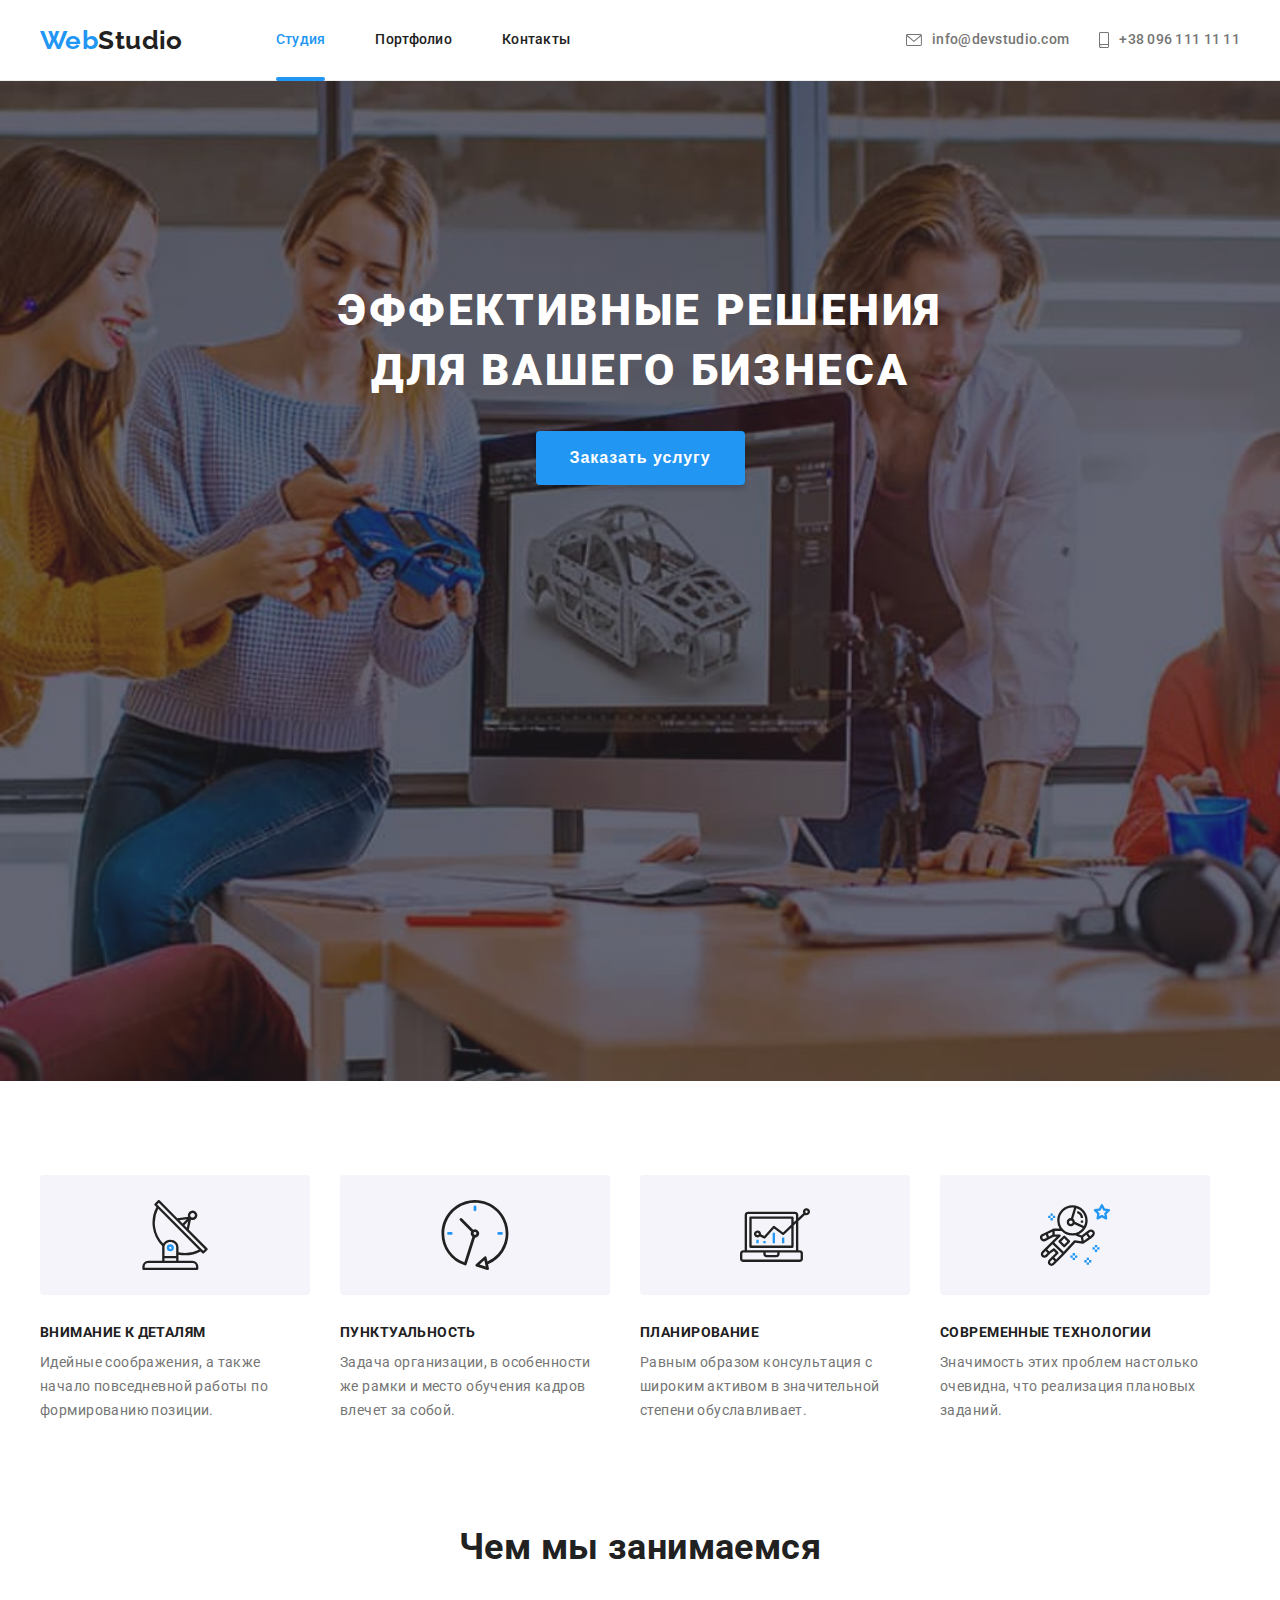
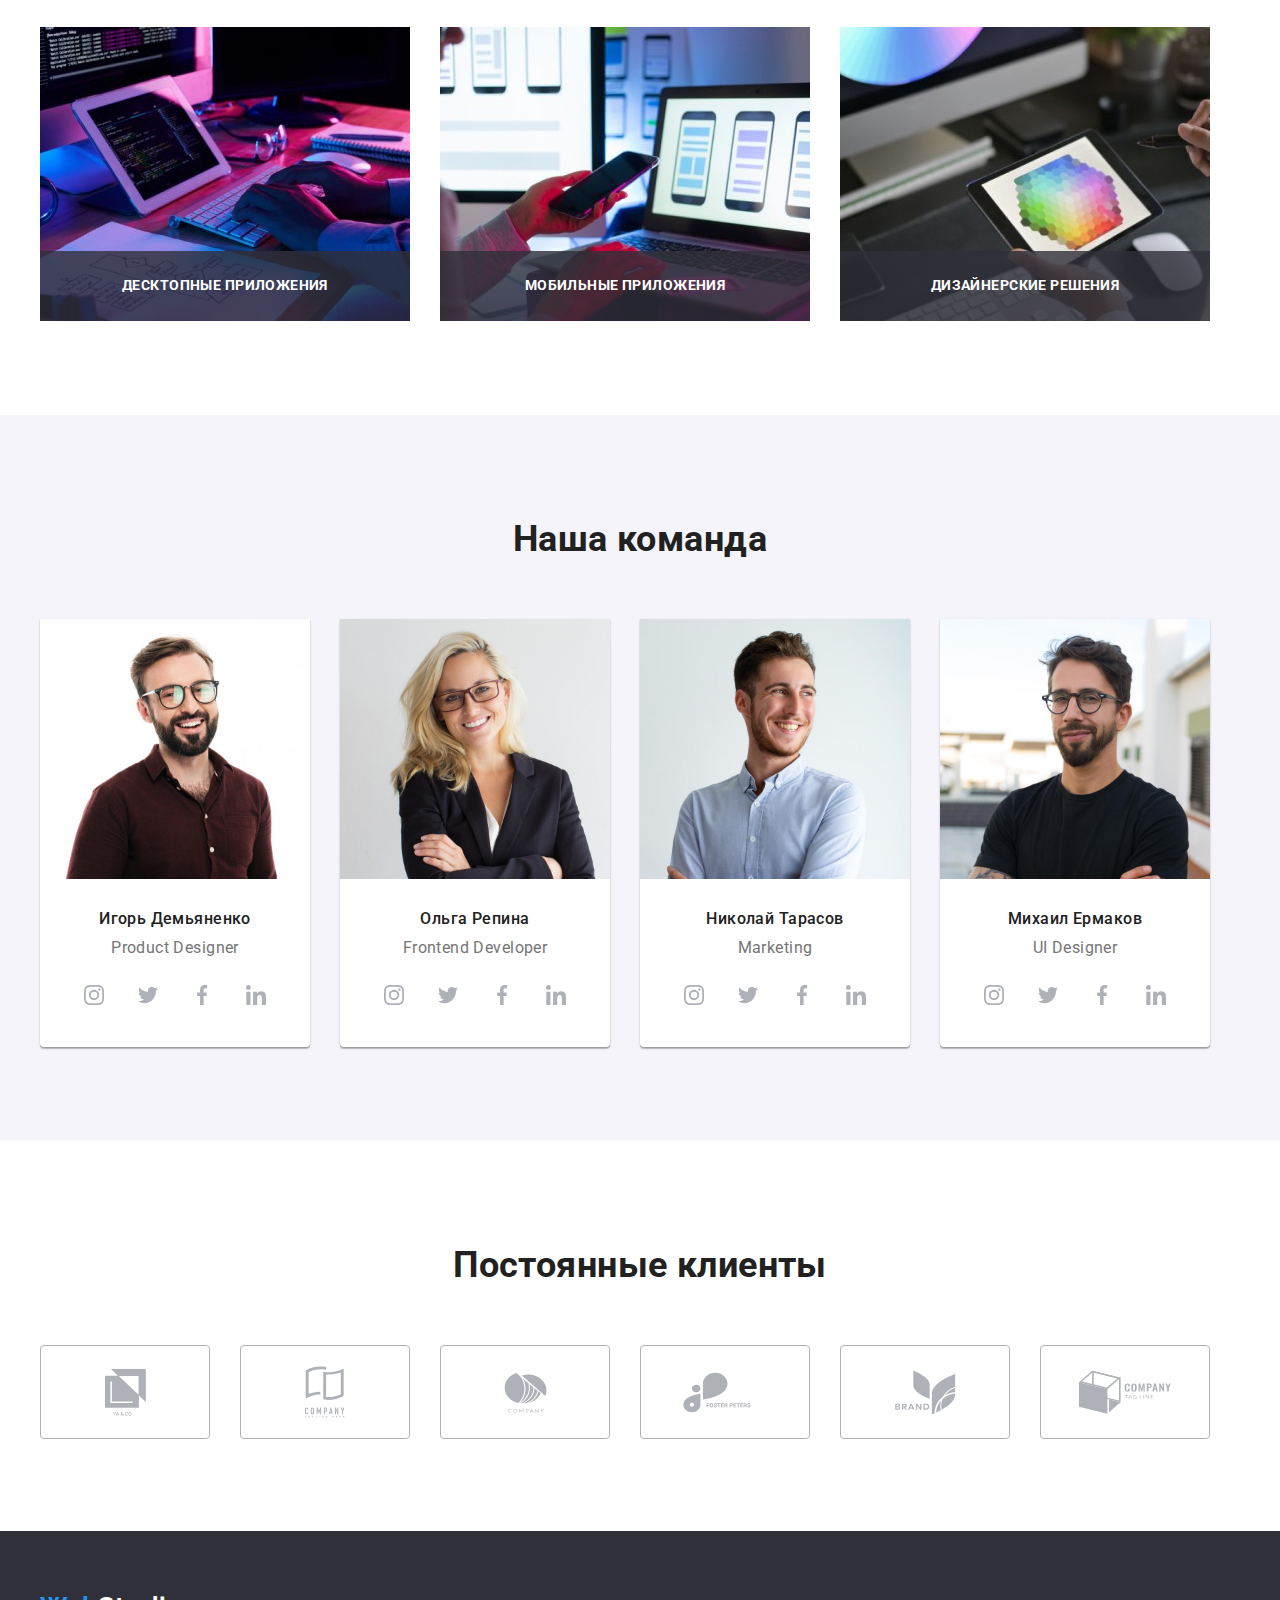
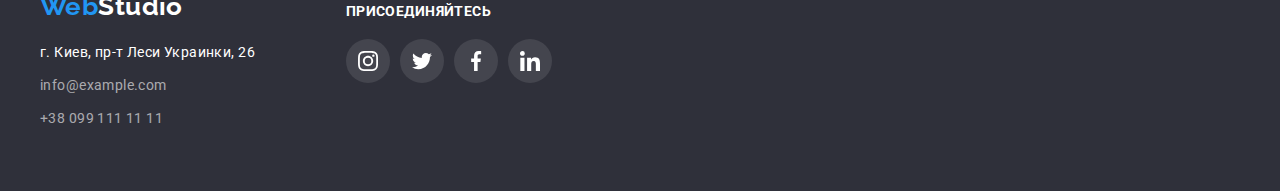
<file: index.html>
<!DOCTYPE html>
<html lang="ru">
  <head>
    <meta charset="UTF-8" />
    <meta http-equiv="X-UA-Compatible" content="IE=edge" />
    <meta name="viewport" content="width=device-width, initial-scale=1.0" />
    <title>WebStudio</title>
    <link rel="preconnect" href="https://fonts.gstatic.com" />
    <link
      href="https://fonts.googleapis.com/css2?family=Raleway:wght@700&family=Roboto:wght@400;500;700;900&display=swap"
      rel="stylesheet"
    />
    <link
      rel="stylesheet"
      href="https://cdnjs.cloudflare.com/ajax/libs/modern-normalize/1.0.0/modern-normalize.min.css"
      integrity="sha512-ISS7cAi1PEhQ8jnbJpJZMd29NlhNj4AWYyLOSp2CE/CsHxTCu+r+t0D2yoJudVrd0/8fTVPUVDzY5Tvli75u/g=="
      crossorigin="anonymous"
    />
    <link rel="stylesheet" href="./css/styles.css" />
  </head>
  <body>
    <header>
      <div class="container">
        <nav class="header-nav">
          <!-- logo -->
          <a class="logo" href="./index.html" lang="en"
            ><span>Web</span>Studio</a
          >
          <ul class="link-list">
            <li class="item">
              <a class="link current" href="./index.html">Студия</a>
            </li>
            <li class="item">
              <a class="link" href="./portfolio.html">Портфолио</a>
            </li>
            <li class="item"><a class="link" href="">Контакты</a></li>
          </ul>
        </nav>
        <!-- contacts -->
        <ul class="header-contacts">
          <li class="item">
            <a class="link" href="mailto:info@devstudio.com">
              <svg class="contacts-icon" width="16" height="12">
                <use href="./images/icons.svg#envelope"></use>
              </svg>
              info@devstudio.com</a
            >
          </li>
          <li class="item">
            <a class="link" href="tel:+380961111111">
              <svg class="contacts-icon" width="10" height="16">
                <use href="./images/icons.svg#smartphone"></use>
              </svg>
              +38 096 111 11 11</a
            >
          </li>
        </ul>
      </div>
    </header>

    <!-- main content -->
    <main>
      <!-- hero-section -->
      <section class="hero">
        <div class="hero-bg">
          <h1 class="hero-title">
            Эффективные решения<br />для вашего бизнеса
          </h1>
          <button class="btn hero-btn" type="button" data-modal-open>
            Заказать услугу
          </button>
        </div>
      </section>

      <!-- our features -->
      <section class="section features">
        <div class="container">
          <h2 class="visually-hidden">Наши особенности</h2>
          <ul class="features-list">
            <li class="feature">
              <div class="thumb">
                <svg class="feature-icon">
                  <use href="./images/icons.svg#antenna"></use>
                </svg>
              </div>
              <h3 class="feature-title">Внимание к деталям</h3>
              <p class="feature-text">
                Идейные соображения, а также начало повседневной работы по
                формированию позиции.
              </p>
            </li>
            <li class="feature icon-clock">
              <div class="thumb">
                <svg class="feature-icon">
                  <use href="./images/icons.svg#clock"></use>
                </svg>
              </div>
              <h3 class="feature-title">Пунктуальность</h3>
              <p class="feature-text">
                Задача организации, в особенности же рамки и место обучения
                кадров влечет за собой.
              </p>
            </li>
            <li class="feature icon-diagram">
              <div class="thumb">
                <svg class="feature-icon">
                  <use href="./images/icons.svg#diagram"></use>
                </svg>
              </div>
              <h3 class="feature-title">Планирование</h3>
              <p class="feature-text">
                Равным образом консультация с широким активом в значительной
                степени обуславливает.
              </p>
            </li>
            <li class="feature icon-astronaut">
              <div class="thumb">
                <svg class="feature-icon">
                  <use href="./images/icons.svg#astronaut"></use>
                </svg>
              </div>
              <h3 class="feature-title">Современные технологии</h3>
              <p class="feature-text">
                Значимость этих проблем настолько очевидна, что реализация
                плановых заданий.
              </p>
            </li>
          </ul>
        </div>
      </section>

      <!-- what we do -->
      <section class="section work">
        <div class="container">
          <h2 class="section-title">Чем мы занимаемся</h2>
          <ul class="works-list">
            <li class="works-list-item">
              <img
                src="./images/what-we-do/what-we-do-1.jpg"
                alt="Десктопные приложения"
                width="370"
              />
              <p class="works-list-title">Десктопные приложения</p>
            </li>
            <li class="works-list-item">
              <img
                src="./images/what-we-do/what-we-do-2.jpg"
                alt="Мобильные приложения"
                width="370"
              />
              <p class="works-list-title">Мобильные приложения</p>
            </li>
            <li class="works-list-item">
              <img
                src="./images/what-we-do/what-we-do-3.jpg"
                alt="Дизайнерские решения"
                width="370"
              />
              <p class="works-list-title">Дизайнерские решения</p>
            </li>
          </ul>
        </div>
      </section>

      <!-- our team -->
      <section class="section members">
        <div class="container">
          <h2 class="section-title">Наша команда</h2>
          <ul class="members-list">
            <li class="member-card">
              <img
                class="member-photo"
                src="./images/our-team/our-team-1.jpg"
                alt="фото Игоря Демьяненко"
                width="270"
              />
              <h3 class="member-name">Игорь Демьяненко</h3>
              <p lang="en" class="member-function">Product Designer</p>
              <ul class="social-links-list">
                <li>
                  <a href="" class="social-link">
                    <svg class="social-link-icon" width="20" height="20">
                      <use href="./images/icons.svg#instagram"></use>
                    </svg>
                  </a>
                </li>
                <li>
                  <a href="" class="social-link">
                    <svg class="social-link-icon" width="20" height="20">
                      <use href="./images/icons.svg#twitter"></use>
                    </svg>
                  </a>
                </li>
                <li>
                  <a href="" class="social-link">
                    <svg class="social-link-icon" width="20" height="20">
                      <use href="./images/icons.svg#facebook"></use>
                    </svg>
                  </a>
                </li>
                <li>
                  <a href="" class="social-link">
                    <svg class="social-link-icon" width="20" height="20">
                      <use href="./images/icons.svg#linkedin"></use>
                    </svg>
                  </a>
                </li>
              </ul>
            </li>
            <li class="member-card">
              <img
                class="member-photo"
                src="./images/our-team/our-team-2.jpg"
                alt="фото Ольги Репиной"
                width="270"
              />
              <h3 class="member-name">Ольга Репина</h3>
              <p lang="en" class="member-function">Frontend Developer</p>
              <ul class="social-links-list">
                <li>
                  <a href="" class="social-link">
                    <svg class="social-link-icon" width="20" height="20">
                      <use href="./images/icons.svg#instagram"></use>
                    </svg>
                  </a>
                </li>
                <li>
                  <a href="" class="social-link">
                    <svg class="social-link-icon" width="20" height="20">
                      <use href="./images/icons.svg#twitter"></use>
                    </svg>
                  </a>
                </li>
                <li>
                  <a href="" class="social-link">
                    <svg class="social-link-icon" width="20" height="20">
                      <use href="./images/icons.svg#facebook"></use>
                    </svg>
                  </a>
                </li>
                <li>
                  <a href="" class="social-link">
                    <svg class="social-link-icon" width="20" height="20">
                      <use href="./images/icons.svg#linkedin"></use>
                    </svg>
                  </a>
                </li>
              </ul>
            </li>
            <li class="member-card">
              <img
                class="member-photo"
                src="./images/our-team/our-team-3.jpg"
                alt="фото Николая Тарасова"
                width="270"
              />
              <h3 class="member-name">Николай Тарасов</h3>
              <p lang="en" class="member-function">Marketing</p>
              <ul class="social-links-list">
                <li>
                  <a href="" class="social-link">
                    <svg class="social-link-icon" width="20" height="20">
                      <use href="./images/icons.svg#instagram"></use>
                    </svg>
                  </a>
                </li>
                <li>
                  <a href="" class="social-link">
                    <svg class="social-link-icon" width="20" height="20">
                      <use href="./images/icons.svg#twitter"></use>
                    </svg>
                  </a>
                </li>
                <li>
                  <a href="" class="social-link">
                    <svg class="social-link-icon" width="20" height="20">
                      <use href="./images/icons.svg#facebook"></use>
                    </svg>
                  </a>
                </li>
                <li>
                  <a href="" class="social-link">
                    <svg class="social-link-icon" width="20" height="20">
                      <use href="./images/icons.svg#linkedin"></use>
                    </svg>
                  </a>
                </li>
              </ul>
            </li>
            <li class="member-card">
              <img
                class="member-photo"
                src="./images/our-team/our-team-4.jpg"
                alt="фото Михаила Ермакова"
                width="270"
              />
              <h3 class="member-name">Михаил Ермаков</h3>
              <p class="member-function" lang="en">UI Designer</p>
              <ul class="social-links-list">
                <li>
                  <a href="" class="social-link">
                    <svg class="social-link-icon" width="20" height="20">
                      <use href="./images/icons.svg#instagram"></use>
                    </svg>
                  </a>
                </li>
                <li>
                  <a href="" class="social-link">
                    <svg class="social-link-icon" width="20" height="20">
                      <use href="./images/icons.svg#twitter"></use>
                    </svg>
                  </a>
                </li>
                <li>
                  <a href="" class="social-link">
                    <svg class="social-link-icon" width="20" height="20">
                      <use href="./images/icons.svg#facebook"></use>
                    </svg>
                  </a>
                </li>
                <li>
                  <a href="" class="social-link">
                    <svg class="social-link-icon" width="20" height="20">
                      <use href="./images/icons.svg#linkedin"></use>
                    </svg>
                  </a>
                </li>
              </ul>
            </li>
          </ul>
        </div>
      </section>

      <!-- our clients -->
      <section class="section clients">
        <div class="container">
          <h2 class="section-title">Постоянные клиенты</h2>
          <ul class="clients-list">
            <li class="client-item">
              <a href="" class="client-link">
                <svg class="client-icon" width="41" height="47">
                  <use href="./images/icons.svg#client-1"></use>
                </svg>
              </a>
            </li>
            <li class="client-item">
              <a href="" class="client-link">
                <svg class="client-icon" width="40" height="52">
                  <use href="./images/icons.svg#client-2"></use>
                </svg>
              </a>
            </li>
            <li class="client-item">
              <a href="" class="client-link">
                <svg class="client-icon" width="43" height="41">
                  <use href="./images/icons.svg#client-3"></use>
                </svg>
              </a>
            </li>
            <li class="client-item">
              <a href="" class="client-link">
                <svg class="client-icon" width="84" height="41">
                  <use href="./images/icons.svg#client-4"></use>
                </svg>
              </a>
            </li>
            <li class="client-item">
              <a href="" class="client-link">
                <svg class="client-icon" width="63" height="45">
                  <use href="./images/icons.svg#client-5"></use>
                </svg>
              </a>
            </li>
            <li class="client-item">
              <a href="" class="client-link">
                <svg class="client-icon" width="94" height="44">
                  <use href="./images/icons.svg#client-6"></use>
                </svg>
              </a>
            </li>
          </ul>
        </div>
      </section>
    </main>

    <footer>
      <div class="container">
        <div class="wrapper">
          <div class="addresses">
            <!-- logo -->
            <a class="logo" href="./index.html" lang="en"
              ><span>Web</span>Studio</a
            >
            <!-- our contacts -->
            <address>
              <ul class="contacts-list">
                <li>
                  <a
                    class="link contact-map"
                    href="https://goo.gl/maps/neQX7SjU9CnfQopdA"
                    target="_blank"
                    rel="noreferrer noopener"
                  >
                    г. Киев, пр-т Леси Украинки, 26
                  </a>
                </li>
                <li>
                  <a class="link contact-email" href="mailto:info@example.com">
                    info@example.com
                  </a>
                </li>
                <li>
                  <a class="link contact-phone" href="tel:+380991111111">
                    +38 099 111 11 11
                  </a>
                </li>
              </ul>
            </address>
          </div>
          <div class="social">
            <p class="social-title">Присоединяйтесь</p>
            <ul class="social-links-list">
              <li>
                <a href="" class="social-link">
                  <svg class="social-link-icon" width="20" height="20">
                    <use href="./images/icons.svg#instagram"></use>
                  </svg>
                </a>
              </li>
              <li>
                <a href="" class="social-link">
                  <svg class="social-link-icon" width="20" height="20">
                    <use href="./images/icons.svg#twitter"></use>
                  </svg>
                </a>
              </li>
              <li>
                <a href="" class="social-link">
                  <svg class="social-link-icon" width="20" height="20">
                    <use href="./images/icons.svg#facebook"></use>
                  </svg>
                </a>
              </li>
              <li>
                <a href="" class="social-link">
                  <svg class="social-link-icon" width="20" height="20">
                    <use href="./images/icons.svg#linkedin"></use>
                  </svg>
                </a>
              </li>
            </ul>
          </div>
        </div>
      </div>
    </footer>

    <!-- modal window -->
    <div class="backdrop is-hidden" data-modal>
      <div class="modal">
        <button class="modal-close-btn" type="button" data-modal-close>
          <svg class="close-icon" width="11" height="11">
            <use href="./images/icons.svg#close"></use>
          </svg>
        </button>
      </div>
    </div>

    <script src="./js/modal.js"></script>
  </body>
</html>
</file>
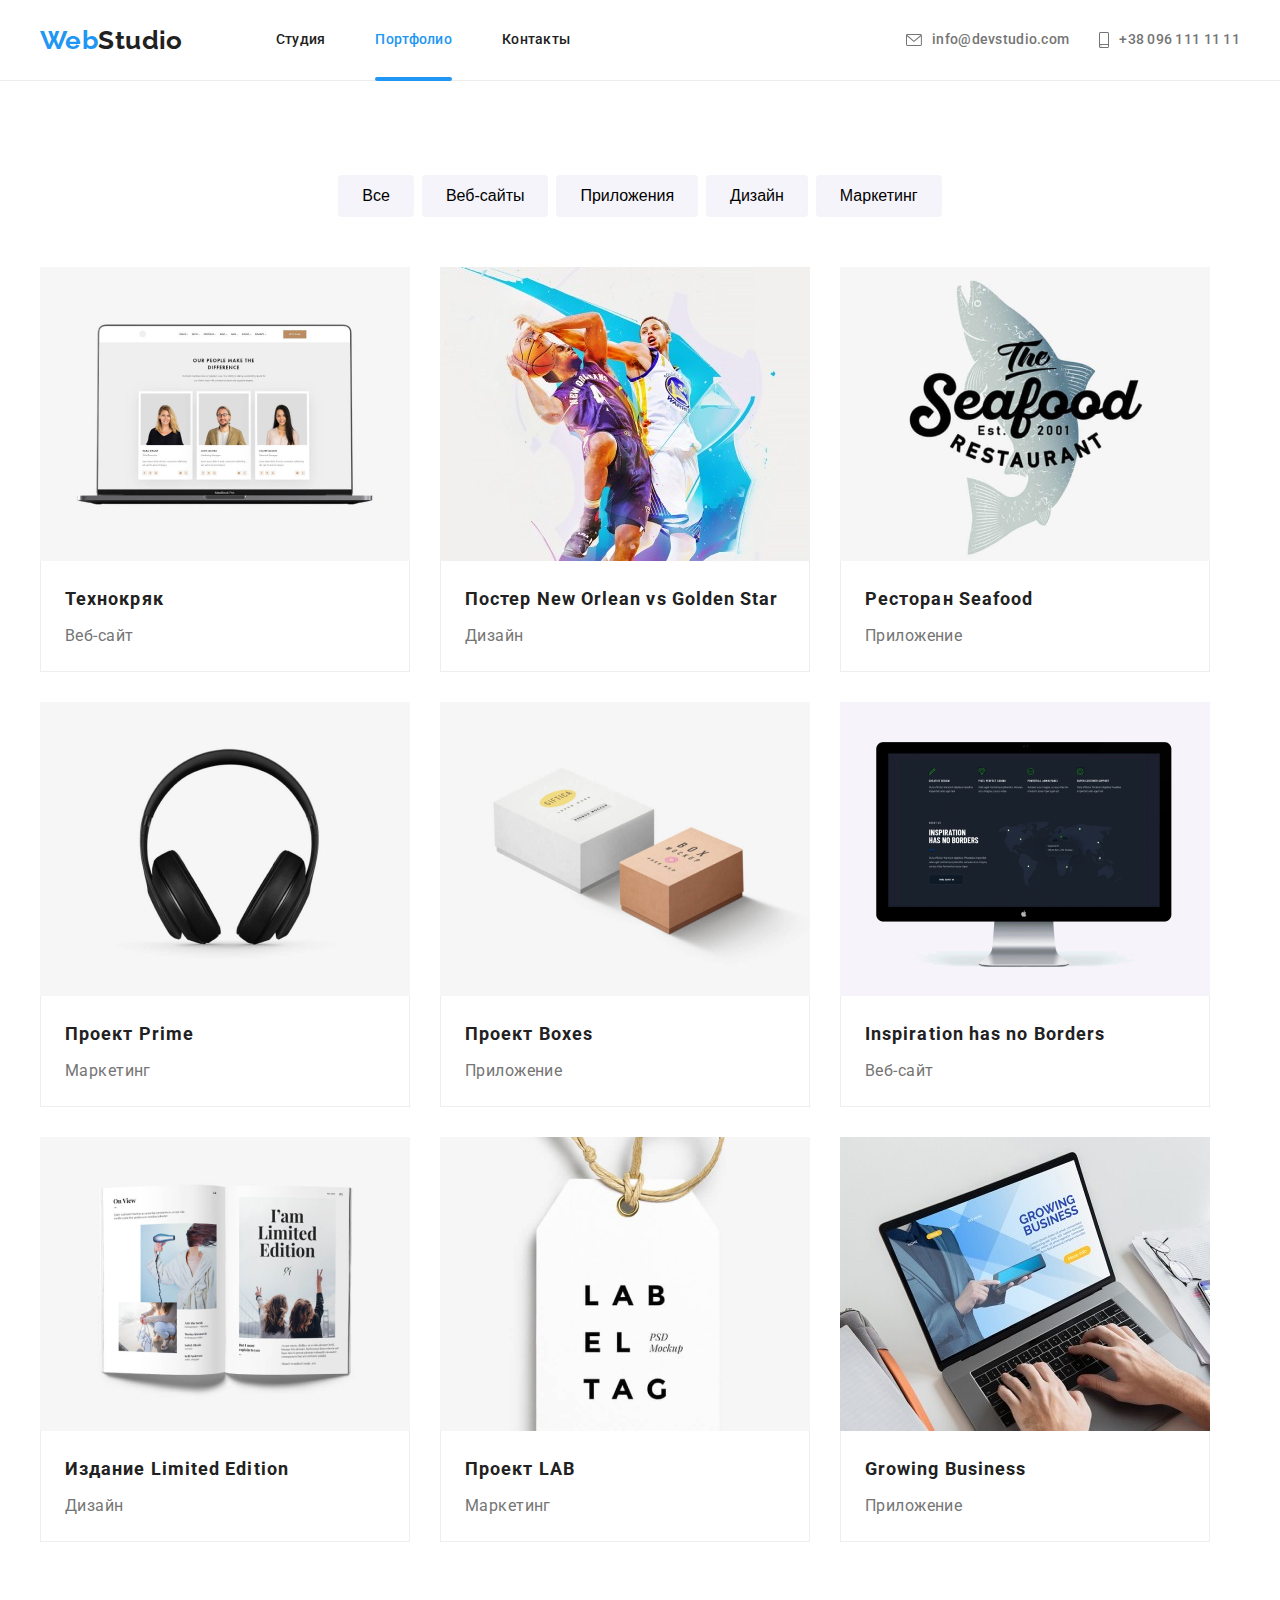
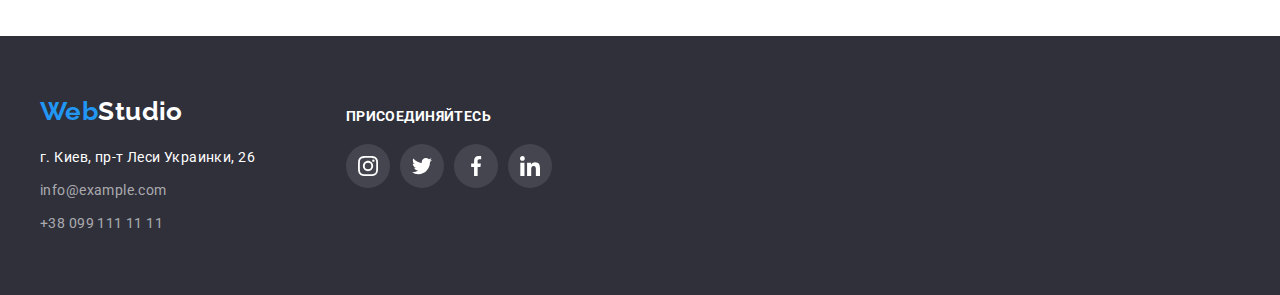
<file: portfolio.html>
<!DOCTYPE html>
<html lang="ru">
  <head>
    <meta charset="UTF-8" />
    <meta http-equiv="X-UA-Compatible" content="IE=edge" />
    <meta name="viewport" content="width=device-width, initial-scale=1.0" />
    <title>WebStudio</title>
    <link rel="preconnect" href="https://fonts.gstatic.com" />
    <link
      href="https://fonts.googleapis.com/css2?family=Raleway:wght@700&family=Roboto:wght@400;500;700;900&display=swap"
      rel="stylesheet"
    />
    <link
      rel="stylesheet"
      href="https://cdnjs.cloudflare.com/ajax/libs/modern-normalize/1.0.0/modern-normalize.min.css"
      integrity="sha512-ISS7cAi1PEhQ8jnbJpJZMd29NlhNj4AWYyLOSp2CE/CsHxTCu+r+t0D2yoJudVrd0/8fTVPUVDzY5Tvli75u/g=="
      crossorigin="anonymous"
    />
    <link rel="stylesheet" href="./css/styles.css" />
  </head>
  <body>
    <header>
      <div class="container">
        <nav class="header-nav">
          <!-- logo -->
          <a class="logo" href="./index.html" lang="en"
            ><span>Web</span>Studio</a
          >
          <ul class="link-list">
            <li class="item">
              <a class="link" href="./index.html">Студия</a>
            </li>
            <li class="item">
              <a class="link current" href="./portfolio.html">Портфолио</a>
            </li>
            <li class="item"><a class="link" href="">Контакты</a></li>
          </ul>
        </nav>
        <!-- contacts -->
        <ul class="header-contacts">
          <li class="item">
            <a class="link" href="mailto:info@devstudio.com">
              <svg class="contacts-icon" width="16" height="12">
                <use href="./images/icons.svg#envelope"></use>
              </svg>
              info@devstudio.com</a
            >
          </li>
          <li class="item">
            <a class="link" href="tel:+380961111111">
              <svg class="contacts-icon" width="10" height="16">
                <use href="./images/icons.svg#smartphone"></use>
              </svg>
              +38 096 111 11 11</a
            >
          </li>
        </ul>
      </div>
    </header>

    <!-- main content -->
    <main>
      <!-- our works -->
      <section class="section portfolio">
        <div class="container">
          <h1 class="visually-hidden">Наши работы</h1>

          <ul class="filter">
            <!-- сейчас фильтр кнопками, а будут радиобаттоны -->
            <li class="item">
              <button class="btn filter-button" type="button">Все</button>
            </li>
            <li class="item">
              <button class="btn filter-button" type="button">Веб-сайты</button>
            </li>
            <li class="item">
              <button class="btn filter-button" type="button">
                Приложения
              </button>
            </li>
            <li class="item">
              <button class="btn filter-button" type="button">Дизайн</button>
            </li>
            <li class="item">
              <button class="btn filter-button" type="button">Маркетинг</button>
            </li>
          </ul>

          <ul class="gallery">
            <li class="gallery-item">
              <a class="card" href="">
                <div class="box">
                  <img
                    class="card-image"
                    src="./images/portfolio/portfolio-1.jpg"
                    alt="фото веб-сайта Технокряк"
                    width="370"
                  />
                  <p class="card-overlay">
                    Технокряк это современная площадка распространения
                    коронавируса. Компании используют эту платформу для
                    цифрового шпионажа и атак на защищённые сервера конкурентов.
                  </p>
                </div>
                <div class="card-title">
                  <h2 class="card-name">Технокряк</h2>
                  <p class="card-text">Веб-сайт</p>
                </div>
              </a>
            </li>
            <li class="gallery-item">
              <a class="card" href="">
                <div class="box">
                  <img
                    class="card-image"
                    src="./images/portfolio/portfolio-2.jpg"
                    alt="фото постера"
                    width="370"
                  />
                  <p class="card-overlay">
                    Технокряк это современная площадка распространения
                    коронавируса. Компании используют эту платформу для
                    цифрового шпионажа и атак на защищённые сервера конкурентов.
                    Lorem ipsum dolor sit, amet consectetur adipisicing elit.
                    Incidunt, provident? Vel tempora deleniti animi? Nostrum
                    quidem, autem, dolores suscipit perferendis quam aperiam
                    nobis eligendi aspernatur corrupti sapiente doloremque minus
                    eaque.
                  </p>
                </div>
                <div class="card-title">
                  <h2 class="card-name">
                    Постер <span lang="en">New Orlean vs Golden Star</span>
                  </h2>
                  <p class="card-text">Дизайн</p>
                </div>
              </a>
            </li>
            <li class="gallery-item">
              <a class="card" href="">
                <div class="box">
                  <img
                    class="card-image"
                    src="./images/portfolio/portfolio-3.jpg"
                    alt="фото логотипа ресторана"
                    width="370"
                  />
                  <p class="card-overlay">
                    Технокряк это современная площадка распространения
                    коронавируса. Компании используют эту платформу для
                    цифрового шпионажа и атак на защищённые сервера конкурентов.
                    Lorem ipsum dolor sit amet consectetur adipisicing elit.
                    Error necessitatibus quasi suscipit ex nulla dignissimos
                    itaque totam natus, magni quia qui assumenda tenetur iusto
                    delectus animi enim dolor, saepe aliquam.
                  </p>
                </div>
                <div class="card-title">
                  <h2 class="card-name">
                    Ресторан <span lang="en">Seafood</span>
                  </h2>
                  <p class="card-text">Приложение</p>
                </div>
              </a>
            </li>
            <li class="gallery-item">
              <a class="card" href="">
                <div class="box">
                  <img
                    class="card-image"
                    src="./images/portfolio/portfolio-4.jpg"
                    alt="фото с наушниками"
                    width="370"
                  />
                  <p class="card-overlay">
                    Технокряк это современная площадка распространения
                    коронавируса. Компании используют эту платформу для
                    цифрового шпионажа и атак на защищённые сервера конкурентов.
                  </p>
                </div>
                <div class="card-title">
                  <h2 class="card-name">Проект <span lang="en">Prime</span></h2>
                  <p class="card-text">Маркетинг</p>
                </div>
              </a>
            </li>
            <li class="gallery-item">
              <a class="card" href="">
                <div class="box">
                  <img
                    class="card-image"
                    src="./images/portfolio/portfolio-5.jpg"
                    alt="фото с коробочками"
                    width="370"
                  />
                  <p class="card-overlay">
                    Технокряк это современная площадка распространения
                    коронавируса. Компании используют эту платформу для
                    цифрового шпионажа и атак на защищённые сервера конкурентов.
                  </p>
                </div>
                <div class="card-title">
                  <h2 class="card-name">Проект <span lang="en">Boxes</span></h2>
                  <p class="card-text">Приложение</p>
                </div>
              </a>
            </li>
            <li class="gallery-item">
              <a class="card" href="">
                <div class="box">
                  <img
                    class="card-image"
                    src="./images/portfolio/portfolio-6.jpg"
                    alt="фото веб-сайта"
                    width="370"
                  />
                  <p class="card-overlay">
                    Технокряк это современная площадка распространения
                    коронавируса. Компании используют эту платформу для
                    цифрового шпионажа и атак на защищённые сервера конкурентов.
                  </p>
                </div>
                <div class="card-title">
                  <h2 class="card-name">
                    <span lang="en">Inspiration has no Borders</span>
                  </h2>
                  <p class="card-text">Веб-сайт</p>
                </div>
              </a>
            </li>
            <li class="gallery-item">
              <a class="card" href="">
                <div class="box">
                  <img
                    class="card-image"
                    src="./images/portfolio/portfolio-7.jpg"
                    alt="фото развёрнутой книги"
                    width="370"
                  />
                  <p class="card-overlay">
                    Технокряк это современная площадка распространения
                    коронавируса. Компании используют эту платформу для
                    цифрового шпионажа и атак на защищённые сервера конкурентов.
                  </p>
                </div>
                <div class="card-title">
                  <h2 class="card-name">
                    Издание <span lang="en">Limited Edition</span>
                  </h2>
                  <p class="card-text">Дизайн</p>
                </div>
              </a>
            </li>
            <li class="gallery-item">
              <a class="card" href="">
                <div class="box">
                  <img
                    class="card-image"
                    src="./images/portfolio/portfolio-8.jpg"
                    alt="фото бирки"
                    width="370"
                  />
                  <p class="card-overlay">
                    Технокряк это современная площадка распространения
                    коронавируса. Компании используют эту платформу для
                    цифрового шпионажа и атак на защищённые сервера конкурентов.
                  </p>
                </div>
                <div class="card-title">
                  <h2 class="card-name">Проект LAB</h2>
                  <p class="card-text">Маркетинг</p>
                </div>
              </a>
            </li>
            <li class="gallery-item">
              <a class="card" href="">
                <div class="box">
                  <img
                    class="card-image"
                    src="./images/portfolio/portfolio-9.jpg"
                    alt="фото приложения"
                    width="370"
                  />
                  <p class="card-overlay">
                    Технокряк это современная площадка распространения
                    коронавируса. Компании используют эту платформу для
                    цифрового шпионажа и атак на защищённые сервера конкурентов.
                  </p>
                </div>
                <div class="card-title">
                  <h2 class="card-name">
                    <span lang="en">Growing Business</span>
                  </h2>
                  <p class="card-text">Приложение</p>
                </div>
              </a>
            </li>
          </ul>
        </div>
        <!-- /container -->
      </section>
    </main>

    <footer>
      <div class="container">
        <div class="wrapper">
          <div class="addresses">
            <!-- logo -->
            <a class="logo" href="./index.html" lang="en"
              ><span>Web</span>Studio</a
            >
            <!-- our contacts -->
            <address>
              <ul class="contacts-list">
                <li>
                  <a
                    class="link contact-map"
                    href="https://goo.gl/maps/neQX7SjU9CnfQopdA"
                    target="_blank"
                    rel="noreferrer noopener"
                  >
                    г. Киев, пр-т Леси Украинки, 26
                  </a>
                </li>
                <li>
                  <a class="link contact-email" href="mailto:info@example.com">
                    info@example.com
                  </a>
                </li>
                <li>
                  <a class="link contact-phone" href="tel:+380991111111">
                    +38 099 111 11 11
                  </a>
                </li>
              </ul>
            </address>
          </div>
          <div class="social">
            <p class="social-title">Присоединяйтесь</p>
            <ul class="social-links-list">
              <li>
                <a href="" class="social-link">
                  <svg class="social-link-icon" width="20" height="20">
                    <use href="./images/icons.svg#instagram"></use>
                  </svg>
                </a>
              </li>
              <li>
                <a href="" class="social-link">
                  <svg class="social-link-icon" width="20" height="20">
                    <use href="./images/icons.svg#twitter"></use>
                  </svg>
                </a>
              </li>
              <li>
                <a href="" class="social-link">
                  <svg class="social-link-icon" width="20" height="20">
                    <use href="./images/icons.svg#facebook"></use>
                  </svg>
                </a>
              </li>
              <li>
                <a href="" class="social-link">
                  <svg class="social-link-icon" width="20" height="20">
                    <use href="./images/icons.svg#linkedin"></use>
                  </svg>
                </a>
              </li>
            </ul>
          </div>
        </div>
      </div>
    </footer>
  </body>
</html>
</file>
<file: css/styles.css>
:root {
  --main-color: #212121;
  --second-color: #757575;
  --accent-color: #2196f3;
  --white-color: #fff;
  --bg-dark: #2f303a;
  --btn-hover: #188ce8;
  --bg-our-team: #f5f4fa;
  --bg-filter-btn: #f5f4fa;
  --brd-card-title: #eeeeee;
  --icon-color: #afb1b8;
  --timing-function: cubic-bezier(0.4, 0, 0.2, 1);
  --trans-duration: 250ms;
}

/*========== common =========== */
body {
  margin: 0;

  font-family: Roboto, sans-serif;
  font-size: 14px;
  color: var(--main-color);
  letter-spacing: 0.03em;

  background-color: var(--white-color);
}

ul {
  list-style: none;
  margin-top: 0;
  margin-bottom: 0;
  padding-left: 0;
}

h1,
h2,
h3,
h4,
h5,
h6,
p {
  margin-top: 0;
  margin-bottom: 0;
}

a {
  text-decoration: none;
}

img {
  display: block;
}

.container {
  margin-left: auto;
  margin-right: auto;
  padding-left: 15px;
  padding-right: 15px;
  width: 1200px;
}

.btn {
  border-radius: 4px;
  padding: 6px 22px;
  cursor: pointer;
  border-color: transparent;
}

.section {
  padding-top: 94px;
  padding-bottom: 94px;
}

.section-title {
  margin-bottom: 50px;

  font-size: 36px;
  line-height: 1.67;
  text-align: center;
}

.visually-hidden:not(:focus):not(:active) {
  position: absolute;

  width: 1px;
  height: 1px;
  margin: -1px;
  border: 0;
  padding: 0;

  white-space: nowrap;
  clip-path: inset(100%);
  clip: rect(0 0 0 0);
  overflow: hidden;
}

/* =========== Logo =============== */
.logo {
  display: block;
  margin-right: 93px;

  font-family: 'Raleway', sans-serif;
  font-weight: 700;
  font-size: 26px;
  color: var(--main-color);

  transform: scale(1);
  transition: transform var(--trans-duration) var(--timing-function);
}

.logo span {
  color: var(--accent-color);
}

.logo:hover,
.logo:focus {
  transform: scale(1.2);
}

/* ============== header ============= */
header {
  border-bottom: 1px solid #ececec;
}

header .container {
  display: flex;
  align-items: center;
}

.header-nav {
  display: flex;
  align-items: center;
}

.header-nav .link-list {
  display: flex;
  align-items: center;
}

.link-list .item:not(:last-child) {
  margin-right: 50px;
}

.link-list .current::after {
  content: '';
  position: absolute;
  display: block;
  bottom: -1px;
  left: 0;
  width: 100%;
  height: 4px;
  border-radius: 2px;
  background-color: var(--accent-color);
}

.link-list .link,
.header-contacts .link {
  font-size: 14px;
  font-weight: 500;
  line-height: 1.14;
  letter-spacing: 0.02em;

  padding-top: 32px;
  padding-bottom: 32px;

  transition: color var(--trans-duration) var(--timing-function);
}

.link-list .link {
  display: block;
  color: var(--main-color);
}

.header-nav .current {
  position: relative;
  color: var(--accent-color);
}

.header-contacts {
  display: flex;
  align-items: center;
  margin-left: auto;
}

.header-contacts .link {
  display: flex;
  align-items: center;

  color: var(--second-color);
}

.header-contacts .item:not(:last-child) {
  margin-right: 30px;
}

.contacts-icon {
  margin-right: 10px;
  fill: currentColor;
}

.link-list .link:focus,
.link-list .link:hover,
.header-contacts .link:focus,
.header-contacts .link:hover {
  color: var(--accent-color);
}

/* ============ hero ================ */
.hero {
  background-color: var(--bg-dark);
}

.hero .hero-bg {
  margin-left: auto;
  margin-right: auto;
  padding-top: 200px;
  padding-bottom: 200px;
  height: 600px;
  max-width: 1600px;

  background-image: linear-gradient(
      rgba(47, 48, 58, 0.4),
      rgba(47, 48, 58, 0.4)
    ),
    url('../images/hero/hero-bg.jpg');
  background-size: cover;
  background-position: center;
}

.hero-title {
  margin-bottom: 30px;

  font-size: 44px;
  font-weight: 900;
  line-height: 1.36;
  letter-spacing: 0.06em;
  text-align: center;
  text-transform: uppercase;
  color: var(--white-color);
}

.hero-btn {
  display: block;
  margin-left: auto;
  margin-right: auto;

  font-size: 16px;
  font-weight: 700;
  line-height: 1.87;
  letter-spacing: 0.06em;
  color: var(--white-color);

  background-color: var(--accent-color);
  padding: 10px 32px;
  box-shadow: 0px 4px 4px rgba(0, 0, 0, 0.15);

  transition: background-color var(--trans-duration) var(--timing-function);
}

.hero .btn:hover,
.hero .btn:focus {
  background-color: var(--btn-hover);
}

/* ============ features =============== */
.features {
  padding-bottom: 47px;
}

.features-list {
  display: flex;
}

.feature {
  max-width: 270px;
}

.features-list .feature:not(:last-child) {
  margin-right: 30px;
}

.feature .thumb {
  height: 120px;
  margin-bottom: 30px;
  border-radius: 4px;
  display: flex;
  justify-content: center;
  align-items: center;

  background-color: var(--bg-filter-btn);
}

.feature-icon {
  width: 70px;
  height: 70px;
}

.feature-title {
  margin-bottom: 10px;

  font-size: 14px;
  font-weight: 700;
  line-height: 1.14;
  text-transform: uppercase;
}

.feature-text {
  line-height: 1.71;
  color: var(--second-color);
}

/* ============== work ================== */
.work {
  padding-top: 47px;
}

/* позиционирование в сетке
 отрицательными маржинами */
.works-list {
  display: flex;
  flex-wrap: wrap;
  margin-top: -30px;
  margin-left: -30px;
}

.works-list-item {
  position: relative;
  margin-top: 30px;
  margin-left: 30px;
}

.works-list-title {
  position: absolute;
  bottom: 0;
  left: 0;

  width: 100%;
  height: 70px;
  display: flex;
  justify-content: center;
  align-items: center;

  font-weight: 700;
  line-height: 1.14;
  text-transform: uppercase;
  color: var(--white-color);

  background-color: rgba(47, 48, 58, 0.8);
}

/* ============= our team =============== */
.members {
  background-color: var(--bg-our-team);
}

.members-list {
  display: flex;
  flex-wrap: wrap;
  margin-left: -30px;
  margin-top: -30px;
}

.member-card {
  width: 270px;
  margin-left: 30px;
  margin-top: 30px;
  border-radius: 0px 0px 4px 4px;

  padding-bottom: 30px;
  background-color: var(--white-color);

  box-shadow: 0px 1px 3px rgba(0, 0, 0, 0.12), 0px 1px 1px rgba(0, 0, 0, 0.14),
    0px 2px 1px rgba(0, 0, 0, 0.2);
}

.member-photo {
  margin-bottom: 30px;
}

.members .member-name {
  margin-bottom: 10px;

  font-size: 16px;
  font-weight: 500;
  line-height: 1.19;
  text-align: center;
}

.members .member-function {
  margin-bottom: 16px;

  font-size: 16px;
  color: var(--second-color);
  line-height: 1.19;
  text-align: center;
}

.social-links-list {
  display: flex;
  justify-content: center;
}

.social-links-list li:not(:last-child) {
  margin-right: 10px;
}

.social-link {
  display: flex;
  width: 44px;
  height: 44px;
  border-radius: 50%;

  transition: background-color var(--trans-duration) var(--timing-function);
}

.social-link-icon {
  margin: auto;
  fill: var(--icon-color);
  transition: fill 500ms var(--timing-function);
}

.social-link:hover,
.social-link:focus {
  background-color: var(--accent-color);
}

.social-link:hover .social-link-icon,
.social-link:focus .social-link-icon {
  fill: var(--white-color);
}

/* ================ our clients =================== */
.clients-list {
  display: flex;
  flex-wrap: wrap;
  margin-top: -30px;
  margin-left: -30px;
}

.client-item {
  width: 170px;
  height: 92px;
  margin-top: 30px;
  margin-left: 30px;
}

.client-link {
  display: flex;
  height: 100%;
  border: 1px solid var(--icon-color);
  border-radius: 4px;
  transition: border-color var(--trans-duration) var(--timing-function);
}

.client-icon {
  margin: auto;
  fill: var(--icon-color);
  transition: fill var(--trans-duration) var(--timing-function);
}

.client-link:hover,
.client-link:focus {
  border-color: var(--accent-color);
}

.client-link:hover .client-icon,
.client-link:focus .client-icon {
  fill: var(--accent-color);
}

/* ============ footer ================ */
footer {
  padding-top: 60px;
  padding-bottom: 60px;

  background-color: var(--bg-dark);
  color: var(--white-color);
}

.wrapper {
  display: flex;
}

.addresses {
  margin-right: 70px;
}

footer .logo {
  margin-bottom: 20px;

  display: inline-block;
  color: var(--white-color);
}

address {
  font-style: normal;
}

.contacts-list .link {
  line-height: 1.71;

  transition: color var(--trans-duration) var(--timing-function);
}

.contacts-list li:not(:last-child) {
  padding-bottom: 9px;
}

.contact-map {
  color: rgba(255, 255, 255, 1);
}

.contact-email,
.contact-phone {
  color: rgba(255, 255, 255, 0.6);
}

.contacts-list .link:focus,
.contacts-list .link:hover {
  color: var(--accent-color);
}

.social {
  margin-top: 12px;
}
.social-title {
  margin-bottom: 20px;

  font-weight: 700;
  text-transform: uppercase;
}

footer .social-link {
  background-color: rgba(255, 255, 255, 0.1);
}

footer .social-link-icon {
  fill: var(--white-color);
}

/* =============== portfolio ================== */
.portfolio .filter {
  margin-bottom: 50px;
  display: flex;
  justify-content: center;
}

.filter .item:not(:last-child) {
  margin-right: 8px;
}

.portfolio .filter-button {
  font-weight: 500;
  font-size: 16px;
  line-height: 1.62;

  background-color: var(--bg-filter-btn);
  box-shadow: none;

  transition-property: color, background-color, box-shadow;
  transition-duration: var(--trans-duration);
  transition-timing-function: var(--timing-function);
}

.portfolio .filter-button:hover,
.portfolio .filter-button:focus {
  color: var(--white-color);
  background-color: var(--accent-color);
  box-shadow: 0px 3px 1px rgba(0, 0, 0, 0.1), 0px 1px 2px rgba(0, 0, 0, 0.08),
    0px 2px 2px rgba(0, 0, 0, 0.12);
}

.gallery {
  display: flex;
  flex-wrap: wrap;
  margin-bottom: -30px;
}

.gallery-item:not(:nth-child(3n)) {
  margin-right: 30px;
}

.gallery-item {
  position: relative;

  margin-bottom: 30px;
}

.card {
  display: block;

  transition: box-shadow var(--trans-duration) var(--timing-function);
}

.gallery .card:hover,
.gallery .card:focus {
  box-shadow: 0px 1px 1px rgba(0, 0, 0, 0.12), 0px 4px 4px rgba(0, 0, 0, 0.06),
    1px 4px 6px rgba(0, 0, 0, 0.16);
}

.card .box {
  position: relative;

  overflow: hidden;
}

.card-overlay {
  position: absolute;
  top: 0;
  left: 0;

  width: 100%;
  height: 100%;
  /* большой паддинг верхний - ментор Алёна сказала делать по макету */
  padding: 63px 24px 24px;

  background-color: rgba(33, 150, 243, 0.9);
  color: var(--white-color);
  font-size: 18px;
  line-height: 1.56;
  overflow: auto;

  transform: translateY(100%);
  transition: transform var(--trans-duration) var(--timing-function);
}

.gallery .card:hover .card-overlay,
.gallery .card:focus .card-overlay {
  transform: translateY(0);
}

.card-title {
  padding: 20px 24px;
  border: 1px solid var(--brd-card-title);
  border-top: 0;
}

.card .card-name {
  margin-bottom: 4px;

  font-weight: 700;
  font-size: 18px;
  line-height: 2;
  letter-spacing: 0.06em;
  color: var(--main-color);
}

.card .card-text {
  font-size: 16px;
  line-height: 1.87;
  color: var(--second-color);
}

/* ============ modal ====================== */

.backdrop {
  position: fixed;
  top: 0;
  left: 0;
  z-index: 1000;

  width: 100vw;
  height: 100vh;

  background-color: rgba(0, 0, 0, 0.2);

  transition-property: opacity, visibility;
  transition: var(--trans-duration) var(--timing-function);
}

.modal {
  position: absolute;
  top: 50%;
  left: 50%;
  transform: translate(-50%, -50%);

  width: 528px;
  height: 581px;
  border-radius: 4px;

  background-color: var(--white-color);

  box-shadow: 0px 1px 3px rgba(0, 0, 0, 0.12), 0px 1px 1px rgba(0, 0, 0, 0.14),
    0px 2px 1px rgba(0, 0, 0, 0.2);
}

.modal-close-btn {
  position: absolute;
  top: 8px;
  right: 8px;

  width: 30px;
  height: 30px;
  border: 1px solid rgba(0, 0, 0, 0.1);
  border-radius: 50%;
  padding: 0;

  display: flex;
  justify-content: center;
  align-items: center;

  background-color: transparent;
  cursor: pointer;
}

.close-icon {
  fill: var(--main-color);
  transition: fill var(--trans-duration) var(--timing-function);
}

.modal-close-btn:hover .close-icon {
  fill: var(--accent-color);
}

.is-hidden {
  opacity: 0;
  pointer-events: none;
  visibility: hidden;
}
</file>
